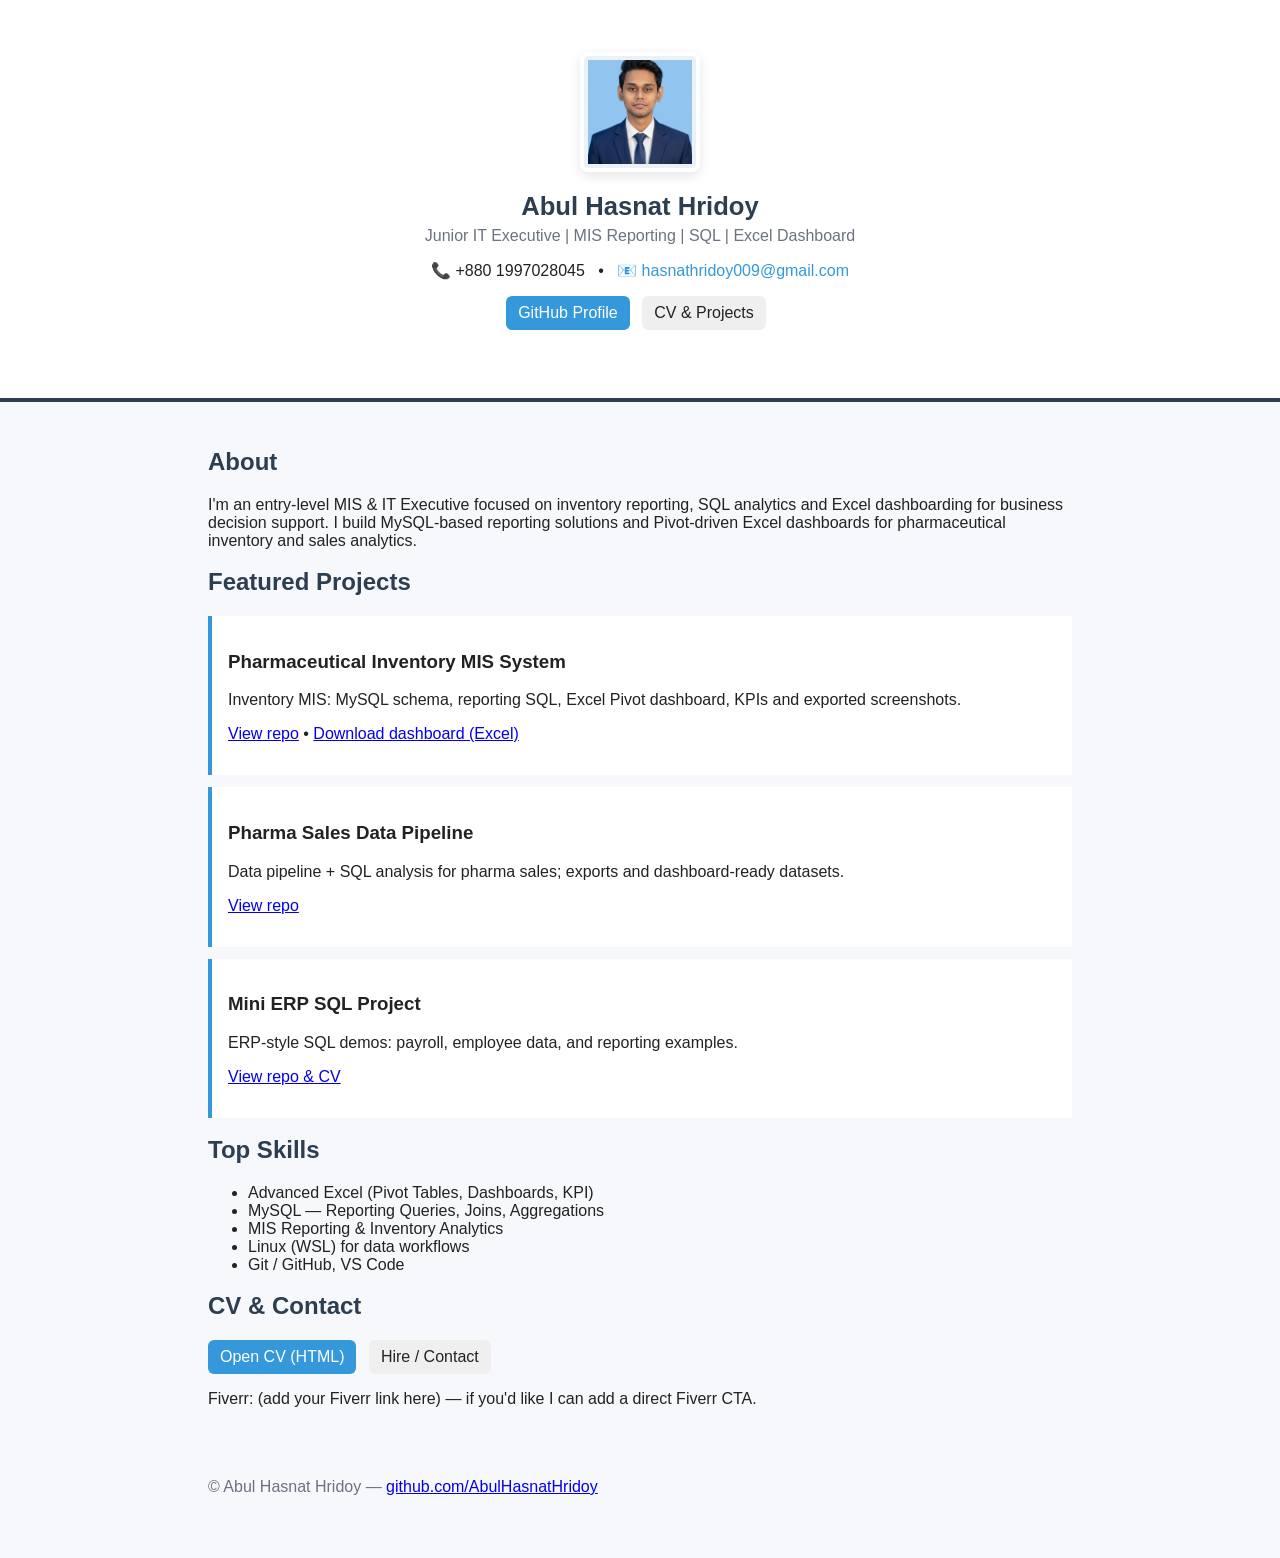
<file: docs/index.html>
<!doctype html>
<html lang="en">
<head>
  <meta charset="utf-8">
  <meta name="viewport" content="width=device-width,initial-scale=1">
  <title>Abul Hasnat Hridoy — Portfolio</title>
  <link rel="stylesheet" href="style.css">
  <meta name="description" content="Portfolio and CV of Abul Hasnat Hridoy — Junior IT Executive (MIS Reporting, SQL, Excel Dashboard). View projects, CV and contact for freelance gigs on Fiverr.">
</head>
<body>
  <header class="site-header">
    <div class="wrap">
      <img src="assets/profile_photo.png" alt="Abul Hasnat Hridoy" class="profile-photo">
      <h1>Abul Hasnat Hridoy</h1>
      <p class="tagline">Junior IT Executive | MIS Reporting | SQL | Excel Dashboard</p>
      <p class="contact">📞 +880 1997028045 &nbsp; • &nbsp; 📧 <a href="mailto:hasnathridoy009@gmail.com">hasnathridoy009@gmail.com</a></p>
      <p class="links"><a class="btn" href="https://github.com/AbulHasnatHridoy">GitHub Profile</a> <a class="btn secondary" href="https://github.com/AbulHasnatHridoy/mini_erp_schema.sql">CV & Projects</a></p>
    </div>
  </header>

  <main class="wrap">
    <section class="intro">
      <h2>About</h2>
      <p>I'm an entry-level MIS & IT Executive focused on inventory reporting, SQL analytics and Excel dashboarding for business decision support. I build MySQL-based reporting solutions and Pivot-driven Excel dashboards for pharmaceutical inventory and sales analytics.</p>
    </section>

    <section class="projects">
      <h2>Featured Projects</h2>
      <ul class="project-list">
        <li>
          <h3>Pharmaceutical Inventory MIS System</h3>
          <p>Inventory MIS: MySQL schema, reporting SQL, Excel Pivot dashboard, KPIs and exported screenshots.</p>
          <p><a href="https://github.com/AbulHasnatHridoy/Pharma-Inventory-MIS-System" target="_blank">View repo</a> • <a href="https://raw.githubusercontent.com/AbulHasnatHridoy/Pharma-Inventory-MIS-System/main/02_Excel_Reports/Pharma_Inventory_MIS.xlsx" target="_blank">Download dashboard (Excel)</a></p>
        </li>
        <li>
          <h3>Pharma Sales Data Pipeline</h3>
          <p>Data pipeline + SQL analysis for pharma sales; exports and dashboard-ready datasets.</p>
          <p><a href="https://github.com/AbulHasnatHridoy/pharma-sales-data-pipeline" target="_blank">View repo</a></p>
        </li>
        <li>
          <h3>Mini ERP SQL Project</h3>
          <p>ERP-style SQL demos: payroll, employee data, and reporting examples.</p>
          <p><a href="https://github.com/AbulHasnatHridoy/mini_erp_schema.sql" target="_blank">View repo & CV</a></p>
        </li>
      </ul>
    </section>

    <section class="skills">
      <h2>Top Skills</h2>
      <ul>
        <li>Advanced Excel (Pivot Tables, Dashboards, KPI)</li>
        <li>MySQL — Reporting Queries, Joins, Aggregations</li>
        <li>MIS Reporting & Inventory Analytics</li>
        <li>Linux (WSL) for data workflows</li>
        <li>Git / GitHub, VS Code</li>
      </ul>
    </section>

    <section class="cv">
      <h2>CV & Contact</h2>
      <p><a class="btn" href="https://raw.githubusercontent.com/AbulHasnatHridoy/mini_erp_schema.sql/main/CV_Abul_Hasnat_Hridoy.html" target="_blank">Open CV (HTML)</a>
      <a class="btn secondary" href="mailto:hasnathridoy009@gmail.com">Hire / Contact</a></p>
      <p>Fiverr: (add your Fiverr link here) — if you'd like I can add a direct Fiverr CTA.</p>
    </section>

    <footer class="site-footer">
      <p>© Abul Hasnat Hridoy — <a href="https://github.com/AbulHasnatHridoy" target="_blank">github.com/AbulHasnatHridoy</a></p>
    </footer>
  </main>
</body>
</html>
</file>
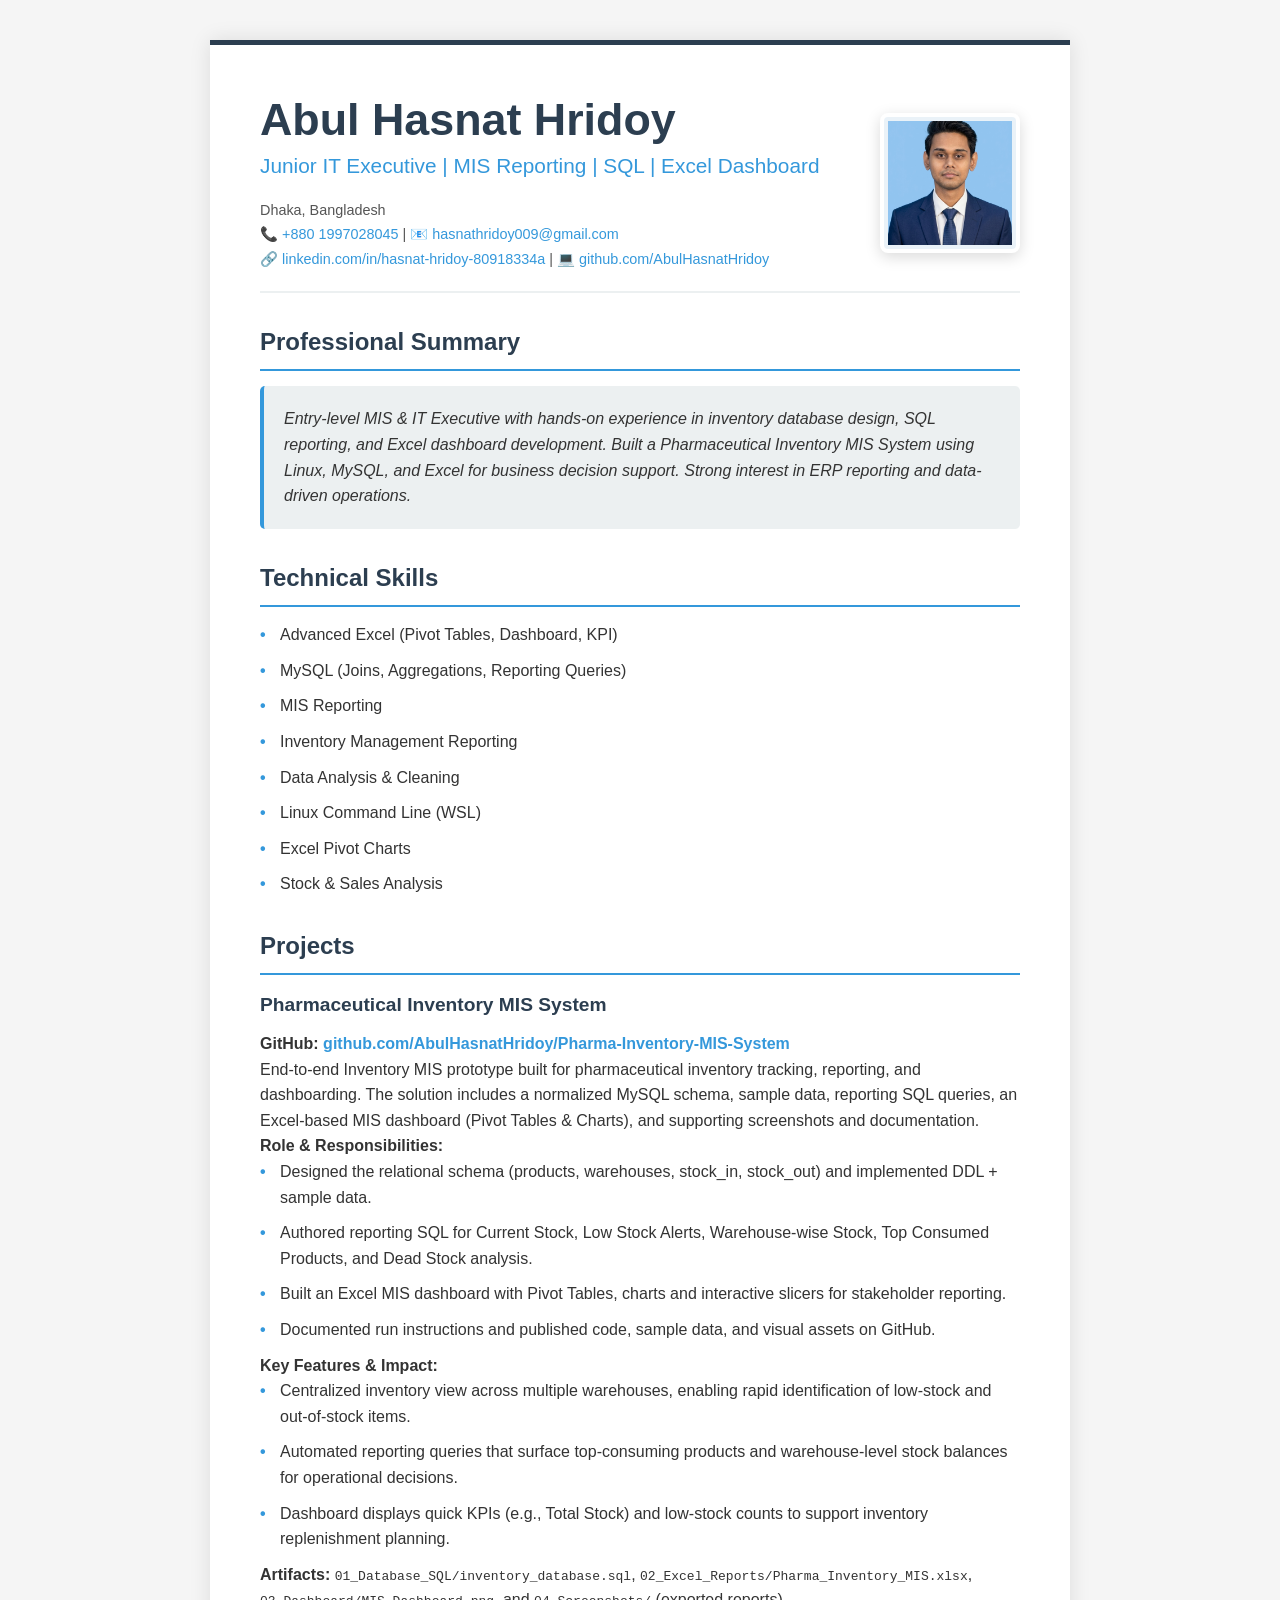
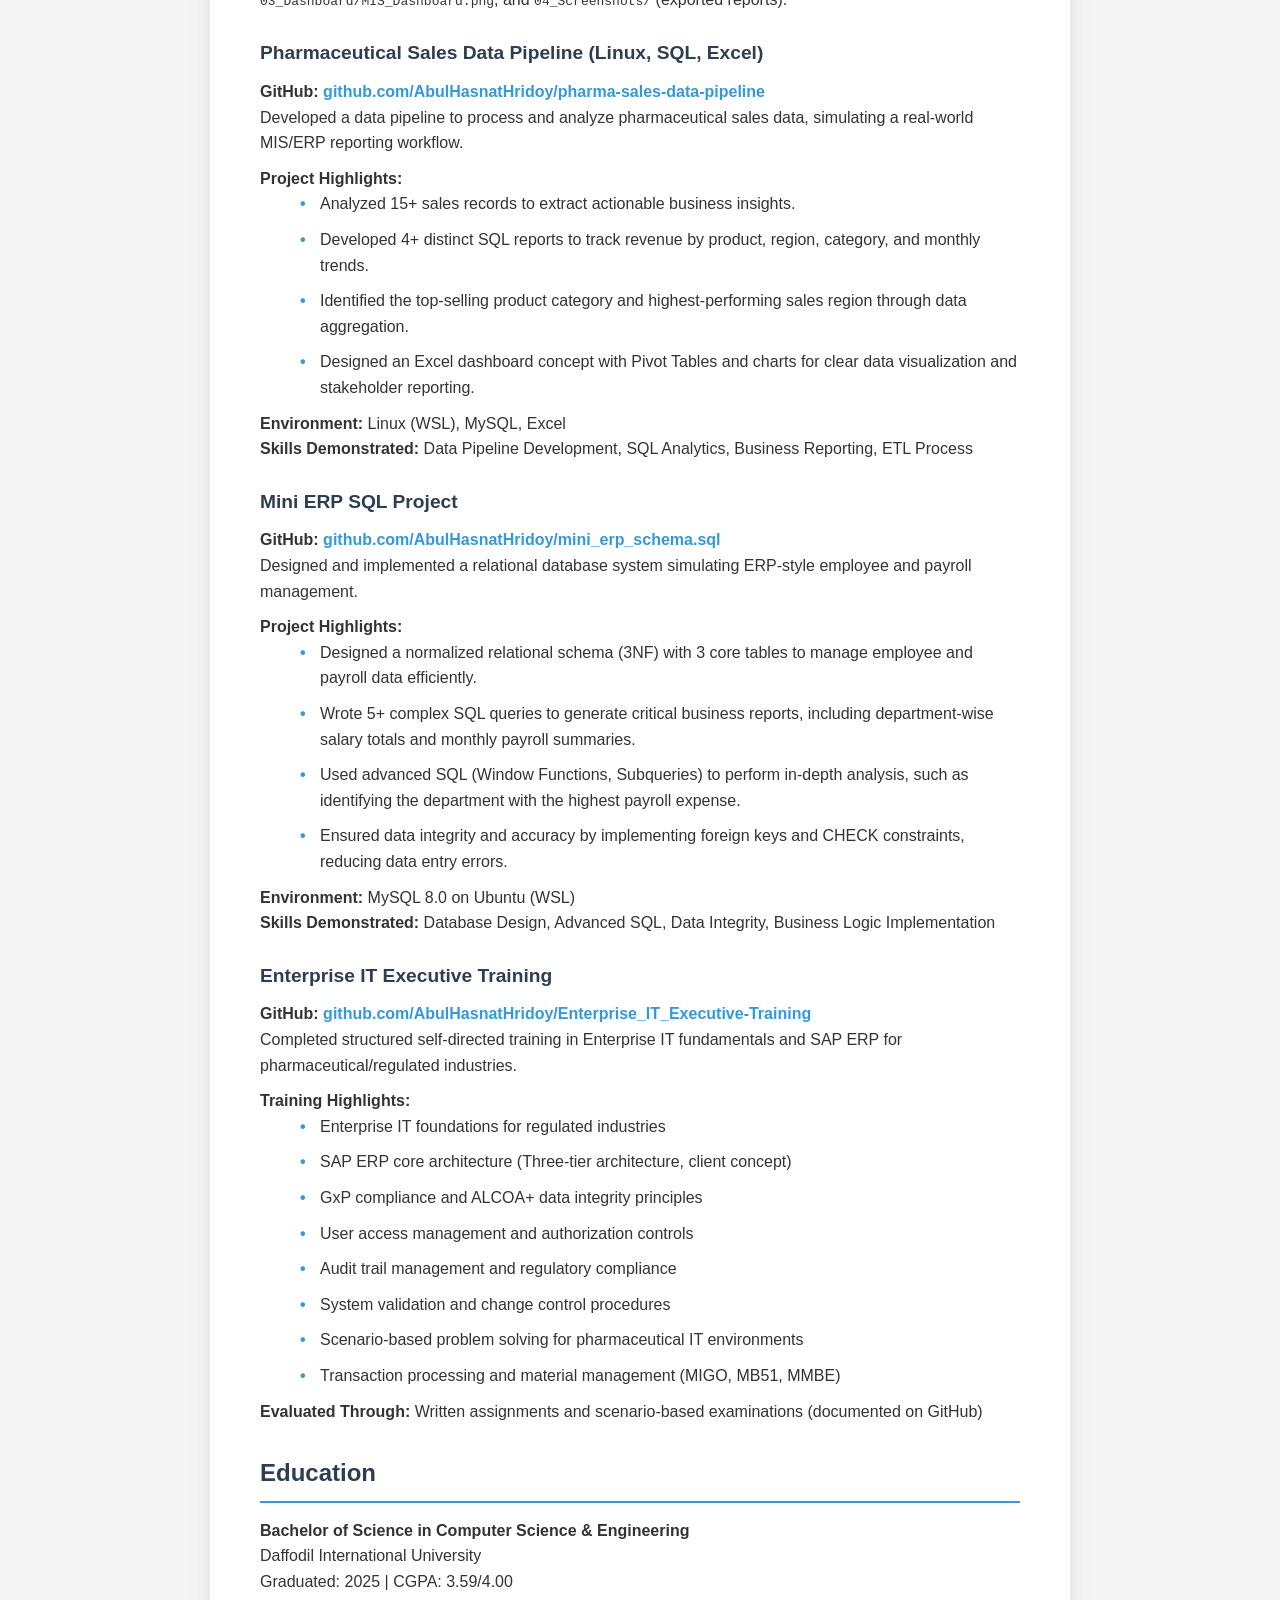
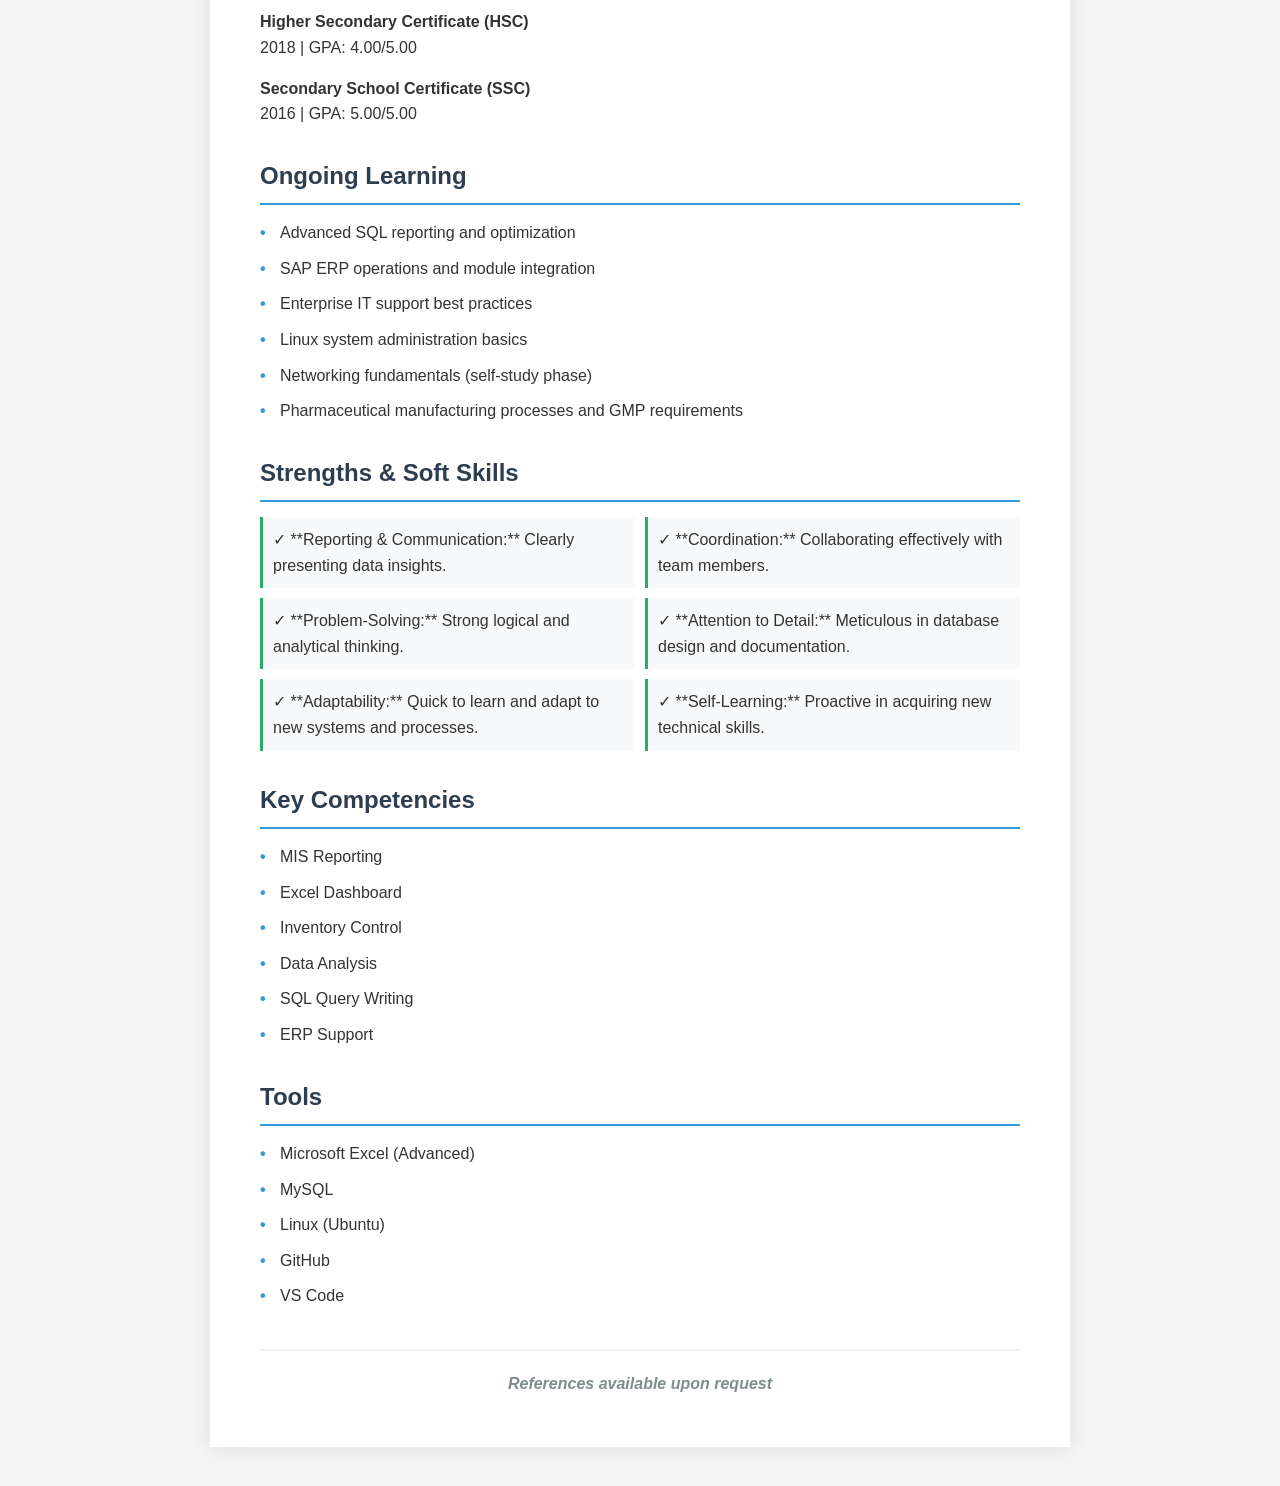
<file: CV_Abul_Hasnat_Hridoy.html>
<!DOCTYPE html>
<html lang="en">
<head>
    <meta charset="UTF-8">
    <meta name="viewport" content="width=device-width, initial-scale=1.0">
    <title>Abul Hasnat Hridoy - CV</title>
    <style>
        * {
            margin: 0;
            padding: 0;
            box-sizing: border-box;
        }
        
        body {
            font-family: 'Segoe UI', Tahoma, Geneva, Verdana, sans-serif;
            line-height: 1.6;
            color: #333;
            max-width: 900px;
            margin: 0 auto;
            padding: 40px 20px;
            background: #f5f5f5;
        }
        
        .container {
            background: white;
            padding: 50px;
            box-shadow: 0 0 20px rgba(0,0,0,0.1);
            border-top: 5px solid #2c3e50;
        }
        
        .cv-header {
            display: flex;
            justify-content: space-between;
            align-items: center;
            padding-bottom: 20px;
            margin-bottom: 30px;
            border-bottom: 2px solid #ecf0f1;
        }

        .header-main {
            flex-grow: 1;
        }

        .profile-photo {
            width: 140px;
            height: 140px;
            border-radius: 8px; /* Rounded square */
            object-fit: cover;
            border: 4px solid #fff;
            box-shadow: 0 4px 15px rgba(0,0,0,0.15);
            margin-left: 30px;
            background-color: #eaf2f8; /* Light blue background behind the photo */
            padding: 4px; /* Optional padding around the photo */
        }
        
        h1 {
            color: #2c3e50;
            font-size: 2.8em;
            margin-bottom: 5px;
            line-height: 1.1;
        }
        
        .job-title {
            font-size: 1.3em;
            color: #3498db;
            margin-bottom: 15px;
            font-weight: 500;
        }
        
        .contact-info {
            color: #555;
            font-size: 0.9em;
            line-height: 1.7;
        }
        
        .contact-info a {
            color: #3498db;
            text-decoration: none;
            font-weight: 500;
        }
        
        .contact-info a:hover {
            text-decoration: underline;
        }
        
        h2 {
            color: #2c3e50;
            border-bottom: 2px solid #3498db;
            padding-bottom: 8px;
            margin-top: 30px;
            margin-bottom: 15px;
            font-size: 1.5em;
        }
        
        h3 {
            color: #34495e;
            margin-top: 20px;
            margin-bottom: 10px;
            font-size: 1.2em;
        }
        
        .section {
            margin-bottom: 25px;
        }
        
        ul {
            list-style: none;
        }
        
        ul li {
            margin-bottom: 10px;
            padding-left: 20px;
            position: relative;
        }
        
        ul li::before {
            content: '•';
            position: absolute;
            left: 0;
            color: #3498db;
            font-weight: bold;
        }
        
        .project {
            margin-bottom: 25px;
        }
        
        .project h3 {
            margin-top: 0;
            color: #2c3e50;
        }
        
        .project-link {
            color: #3498db;
            font-weight: 600;
            text-decoration: none;
        }
        
        .project-link:hover {
            text-decoration: underline;
        }
        
        .highlights {
            background: white;
            margin-top: 10px;
        }
        
        .highlights ul {
            margin-left: 40px;
        }
        
        .objective {
            background: #ecf0f1;
            padding: 20px;
            border-radius: 5px;
            font-style: italic;
            margin-bottom: 20px;
            border-left: 4px solid #3498db;
        }
        
        .strengths-grid {
            display: grid;
            grid-template-columns: repeat(2, 1fr);
            gap: 10px;
            margin-top: 10px;
        }
        
        .strength-item {
            background: #f8f9fa;
            padding: 10px;
            border-left: 3px solid #27ae60;
        }
        
        .competency {
            margin-bottom: 15px;
        }
        
        .competency strong {
            color: #2c3e50;
        }
        
        footer {
            text-align: center;
            margin-top: 40px;
            padding-top: 20px;
            border-top: 2px solid #ecf0f1;
            color: #7f8c8d;
            font-style: italic;
        }
        
        @media print {
            body {
                background: white;
                padding: 0;
            }
            
            .container {
                box-shadow: none;
                padding: 20px;
            }
            
            h2 {
                page-break-after: avoid;
            }
            
            .project {
                page-break-inside: avoid;
            }
        }
        
        @media screen and (max-width: 768px) {
            .cv-header {
                flex-direction: column-reverse;
                align-items: center;
                text-align: center;
            }
            .profile-photo {
                margin-left: 0;
                margin-bottom: 20px;
            }
            .container {
                padding: 30px 20px;
            }
            
            h1 {
                font-size: 2em;
            }
            
            .strengths-grid {
                grid-template-columns: 1fr;
            }
        }
    </style>
</head>
<body>
    <div class="container">
        <header class="cv-header">
            <div class="header-main">
                <h1>Abul Hasnat Hridoy</h1>
                <p class="job-title">Junior IT Executive | MIS Reporting | SQL | Excel Dashboard</p>
                <div class="contact-info">
                    Dhaka, Bangladesh<br>
                    📞 <a href="tel:+8801997028045">+880 1997028045</a> | 📧 <a href="mailto:hasnathridoy009@gmail.com">hasnathridoy009@gmail.com</a><br>
                    🔗 <a href="https://www.linkedin.com/in/hasnat-hridoy-80918334a" target="_blank">linkedin.com/in/hasnat-hridoy-80918334a</a> | 💻 <a href="https://github.com/AbulHasnatHridoy" target="_blank">github.com/AbulHasnatHridoy</a>
                </div>
            </div>
            <img src="docs/assets/profile_photo.png" alt="Abul Hasnat Hridoy" class="profile-photo">
        </header>

        <section class="section summary">
            <h2>Professional Summary</h2>
            <div class="objective">
                Entry-level MIS & IT Executive with hands-on experience in inventory database design, SQL reporting, and Excel dashboard development. Built a Pharmaceutical Inventory MIS System using Linux, MySQL, and Excel for business decision support. Strong interest in ERP reporting and data-driven operations.
            </div>
        </section>

        <section class="section">
            <h2>Technical Skills</h2>
            <div class="competency">
                <ul>
                    <li>Advanced Excel (Pivot Tables, Dashboard, KPI)</li>
                    <li>MySQL (Joins, Aggregations, Reporting Queries)</li>
                    <li>MIS Reporting</li>
                    <li>Inventory Management Reporting</li>
                    <li>Data Analysis &amp; Cleaning</li>
                    <li>Linux Command Line (WSL)</li>
                    <li>Excel Pivot Charts</li>
                    <li>Stock &amp; Sales Analysis</li>
                </ul>
            </div>
        </section>

        <section class="section">
            <h2>Projects</h2>
            
            <div class="project">
                <h3>Pharmaceutical Inventory MIS System</h3>
                <p><strong>GitHub:</strong> <a href="https://github.com/AbulHasnatHridoy/Pharma-Inventory-MIS-System" class="project-link" target="_blank">github.com/AbulHasnatHridoy/Pharma-Inventory-MIS-System</a></p>

                <p>End-to-end Inventory MIS prototype built for pharmaceutical inventory tracking, reporting, and dashboarding. The solution includes a normalized MySQL schema, sample data, reporting SQL queries, an Excel-based MIS dashboard (Pivot Tables & Charts), and supporting screenshots and documentation.</p>
                
                <div class="responsibilities">
                    <strong>Role & Responsibilities:</strong>
                    <ul>
                        <li>Designed the relational schema (products, warehouses, stock_in, stock_out) and implemented DDL + sample data.</li>
                        <li>Authored reporting SQL for Current Stock, Low Stock Alerts, Warehouse-wise Stock, Top Consumed Products, and Dead Stock analysis.</li>
                        <li>Built an Excel MIS dashboard with Pivot Tables, charts and interactive slicers for stakeholder reporting.</li>
                        <li>Documented run instructions and published code, sample data, and visual assets on GitHub.</li>
                    </ul>
                </div>

                <div class="features">
                    <strong>Key Features & Impact:</strong>
                    <ul>
                        <li>Centralized inventory view across multiple warehouses, enabling rapid identification of low-stock and out-of-stock items.</li>
                        <li>Automated reporting queries that surface top-consuming products and warehouse-level stock balances for operational decisions.</li>
                        <li>Dashboard displays quick KPIs (e.g., Total Stock) and low-stock counts to support inventory replenishment planning.</li>
                    </ul>
                </div>
                
                <p class="artifacts">
                    <strong>Artifacts:</strong> <code>01_Database_SQL/inventory_database.sql</code>, <code>02_Excel_Reports/Pharma_Inventory_MIS.xlsx</code>, <code>03_Dashboard/MIS_Dashboard.png</code>, and <code>04_Screenshots/</code> (exported reports).
                </p>
            </div>

            <div class="project">
                <h3>Pharmaceutical Sales Data Pipeline (Linux, SQL, Excel)</h3>
                <p><strong>GitHub:</strong> <a href="https://github.com/AbulHasnatHridoy/pharma-sales-data-pipeline" class="project-link" target="_blank">github.com/AbulHasnatHridoy/pharma-sales-data-pipeline</a></p>
                
                <p>Developed a data pipeline to process and analyze pharmaceutical sales data, simulating a real-world MIS/ERP reporting workflow.</p>
                
                <div class="highlights">
                    <p><strong>Project Highlights:</strong></p>
                    <ul>
                        <li>Analyzed 15+ sales records to extract actionable business insights.</li>
                        <li>Developed 4+ distinct SQL reports to track revenue by product, region, category, and monthly trends.</li>
                        <li>Identified the top-selling product category and highest-performing sales region through data aggregation.</li>
                        <li>Designed an Excel dashboard concept with Pivot Tables and charts for clear data visualization and stakeholder reporting.</li>
                    </ul>
                    <p><strong>Environment:</strong> Linux (WSL), MySQL, Excel</p>
                    <p><strong>Skills Demonstrated:</strong> Data Pipeline Development, SQL Analytics, Business Reporting, ETL Process</p>
                </div>
            </div>

            <div class="project">
                <h3>Mini ERP SQL Project</h3>
                <p><strong>GitHub:</strong> <a href="https://github.com/AbulHasnatHridoy/mini_erp_schema.sql" class="project-link" target="_blank">github.com/AbulHasnatHridoy/mini_erp_schema.sql</a></p>
                
                <p>Designed and implemented a relational database system simulating ERP-style employee and payroll management.</p>
                
                <div class="highlights">
                    <p><strong>Project Highlights:</strong></p>
                    <ul>
                        <li>Designed a normalized relational schema (3NF) with 3 core tables to manage employee and payroll data efficiently.</li>
                        <li>Wrote 5+ complex SQL queries to generate critical business reports, including department-wise salary totals and monthly payroll summaries.</li>
                        <li>Used advanced SQL (Window Functions, Subqueries) to perform in-depth analysis, such as identifying the department with the highest payroll expense.</li>
                        <li>Ensured data integrity and accuracy by implementing foreign keys and CHECK constraints, reducing data entry errors.</li>
                    </ul>
                    <p><strong>Environment:</strong> MySQL 8.0 on Ubuntu (WSL)</p>
                    <p><strong>Skills Demonstrated:</strong> Database Design, Advanced SQL, Data Integrity, Business Logic Implementation</p>
                </div>
            </div>

            <div class="project">
                <h3>Enterprise IT Executive Training</h3>
                <p><strong>GitHub:</strong> <a href="https://github.com/AbulHasnatHridoy/Enterprise_IT_Executive-Training" class="project-link" target="_blank">github.com/AbulHasnatHridoy/Enterprise_IT_Executive-Training</a></p>
                
                <p>Completed structured self-directed training in Enterprise IT fundamentals and SAP ERP for pharmaceutical/regulated industries.</p>
                
                <div class="highlights">
                    <p><strong>Training Highlights:</strong></p>
                    <ul>
                        <li>Enterprise IT foundations for regulated industries</li>
                        <li>SAP ERP core architecture (Three-tier architecture, client concept)</li>
                        <li>GxP compliance and ALCOA+ data integrity principles</li>
                        <li>User access management and authorization controls</li>
                        <li>Audit trail management and regulatory compliance</li>
                        <li>System validation and change control procedures</li>
                        <li>Scenario-based problem solving for pharmaceutical IT environments</li>
                        <li>Transaction processing and material management (MIGO, MB51, MMBE)</li>
                    </ul>
                    <p><strong>Evaluated Through:</strong> Written assignments and scenario-based examinations (documented on GitHub)</p>
                </div>
            </div>
        </section>

        <section class="section">
            <h2>Education</h2>
            
            <p><strong>Bachelor of Science in Computer Science & Engineering</strong><br>
            Daffodil International University<br>
            Graduated: 2025 | CGPA: 3.59/4.00</p>
            
            <p style="margin-top: 15px;"><strong>Higher Secondary Certificate (HSC)</strong><br>
            2018 | GPA: 4.00/5.00</p>
            
            <p style="margin-top: 15px;"><strong>Secondary School Certificate (SSC)</strong><br>
            2016 | GPA: 5.00/5.00</p>
        </section>

        <section class="section">
            <h2>Ongoing Learning</h2>
            <ul>
                <li>Advanced SQL reporting and optimization</li>
                <li>SAP ERP operations and module integration</li>
                <li>Enterprise IT support best practices</li>
                <li>Linux system administration basics</li>
                <li>Networking fundamentals (self-study phase)</li>
                <li>Pharmaceutical manufacturing processes and GMP requirements</li>
            </ul>
        </section>

        <section class="section">
            <h2>Strengths &amp; Soft Skills</h2>
            <div class="strengths-grid">
                <div class="strength-item">✓ **Reporting & Communication:** Clearly presenting data insights.</div>
                <div class="strength-item">✓ **Coordination:** Collaborating effectively with team members.</div>
                <div class="strength-item">✓ **Problem-Solving:** Strong logical and analytical thinking.</div>
                <div class="strength-item">✓ **Attention to Detail:** Meticulous in database design and documentation.</div>
                <div class="strength-item">✓ **Adaptability:** Quick to learn and adapt to new systems and processes.</div>
                <div class="strength-item">✓ **Self-Learning:** Proactive in acquiring new technical skills.</div>
            </div>
        </section>

        <section class="section">
            <h2>Key Competencies</h2>
            <div class="competency">
                <ul>
                    <li>MIS Reporting</li>
                    <li>Excel Dashboard</li>
                    <li>Inventory Control</li>
                    <li>Data Analysis</li>
                    <li>SQL Query Writing</li>
                    <li>ERP Support</li>
                </ul>
            </div>
        </section>

        <section class="section">
            <h2>Tools</h2>
            <div class="competency">
                <ul>
                    <li>Microsoft Excel (Advanced)</li>
                    <li>MySQL</li>
                    <li>Linux (Ubuntu)</li>
                    <li>GitHub</li>
                    <li>VS Code</li>
                </ul>
            </div>
        </section>

        <footer>
            <p><strong>References available upon request</strong></p>
        </footer>
    </div>
</body>
</html>
</file>
<file: docs/style.css>
:root{--accent:#2c3e50;--accent-2:#3498db;--bg:#f7f8fb;--muted:#6b7280}
*{box-sizing:border-box}
body{font-family:Inter,Segoe UI,Roboto,Arial,sans-serif;background:var(--bg);color:#222;margin:0}
.wrap{max-width:920px;margin:0 auto;padding:28px}
.site-header{background:#fff;border-bottom:4px solid var(--accent);padding:24px 0;text-align:center}
.site-header .profile-photo{width:120px;height:120px;border-radius:8px;object-fit:cover;margin-bottom:16px;border:4px solid #fff;box-shadow:0 4px 12px rgba(0,0,0,.1);background-color:#eaf2f8;padding:4px;}
.site-header h1{margin:0;color:var(--accent);font-size:1.6rem}
.tagline{color:var(--muted);margin:6px 0}
.contact a{color:var(--accent-2);text-decoration:none}
.project-list{list-style:none;padding:0;margin:0}
.project-list li{background:#fff;padding:16px;border-left:4px solid var(--accent-2);margin-bottom:12px}
h2{color:var(--accent);margin-top:18px}
.btn{display:inline-block;background:var(--accent-2);color:#fff;padding:8px 12px;border-radius:6px;text-decoration:none;margin-right:8px}
.btn.secondary{background:#efefef;color:#222}
.site-footer{margin-top:36px;padding:18px 0;color:var(--muted)}
@media(max-width:640px){.wrap{padding:16px}.site-header h1{font-size:1.2rem}}
</file>
